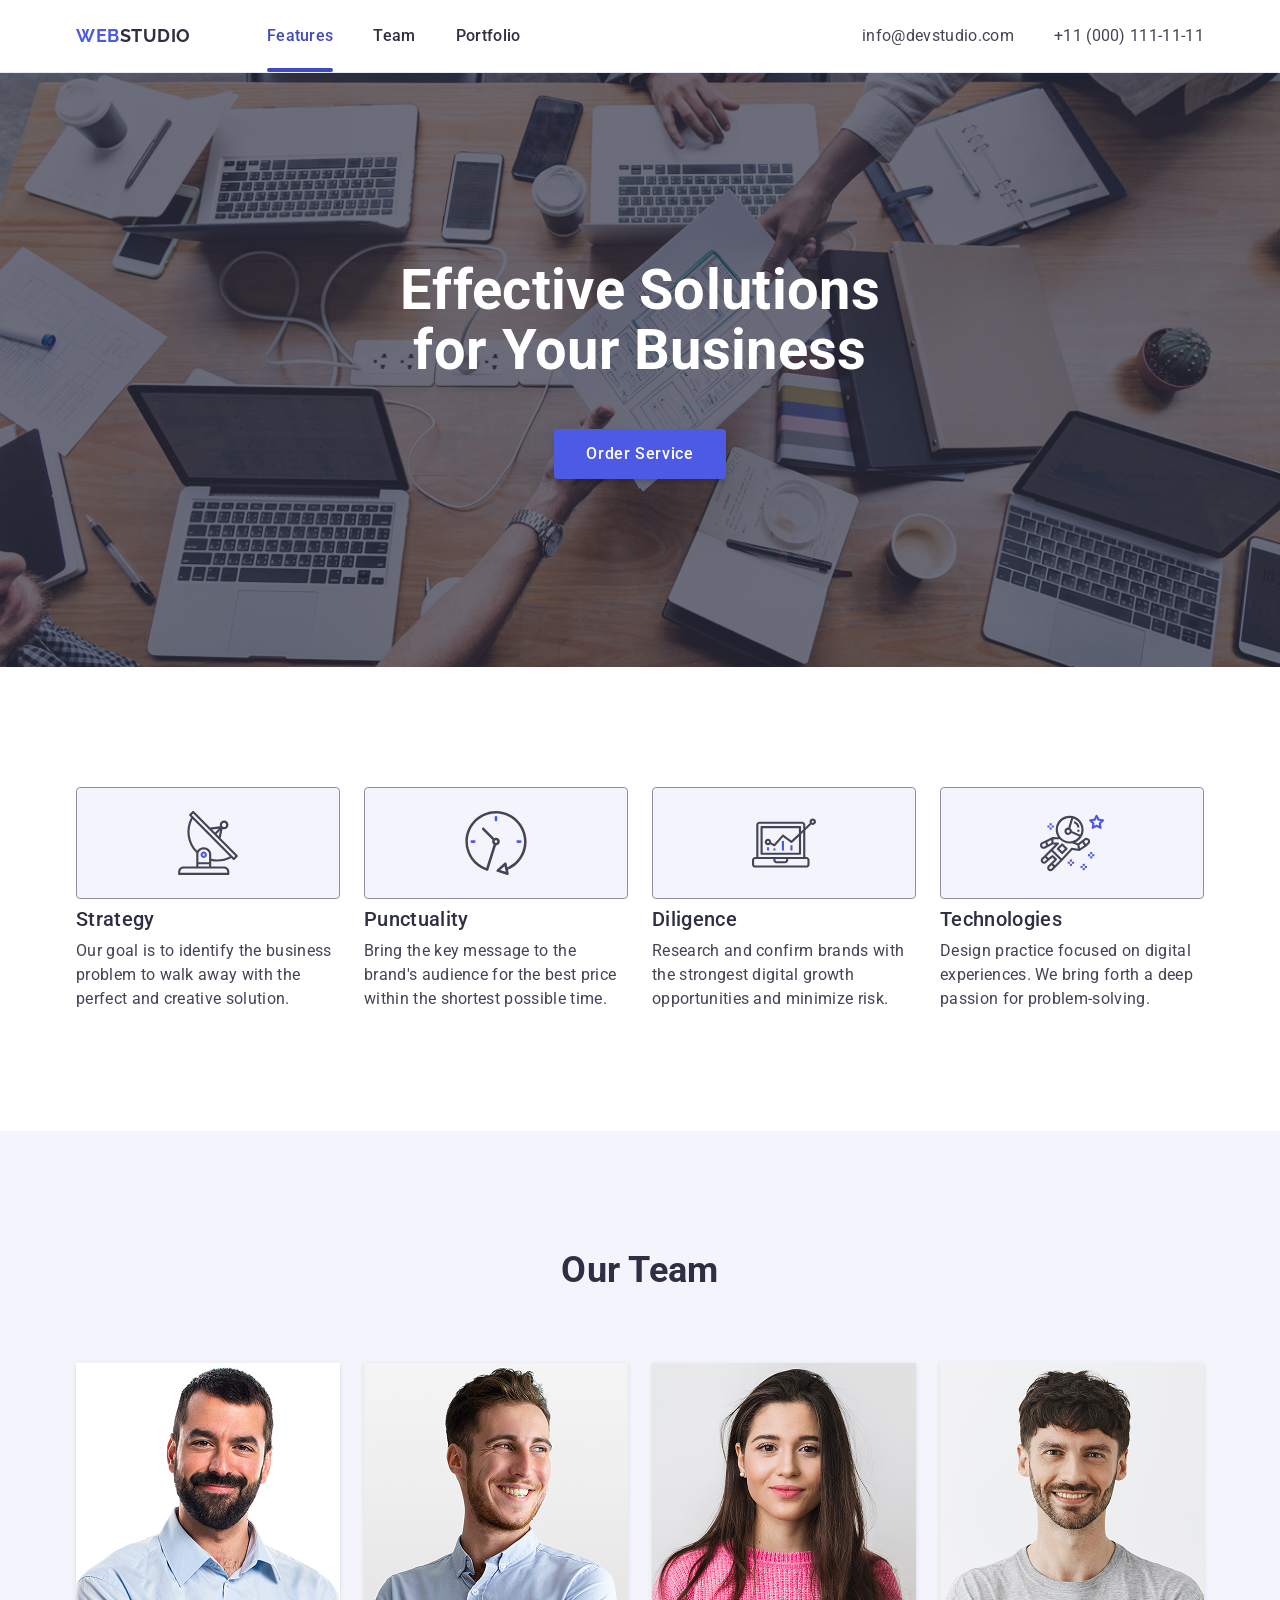
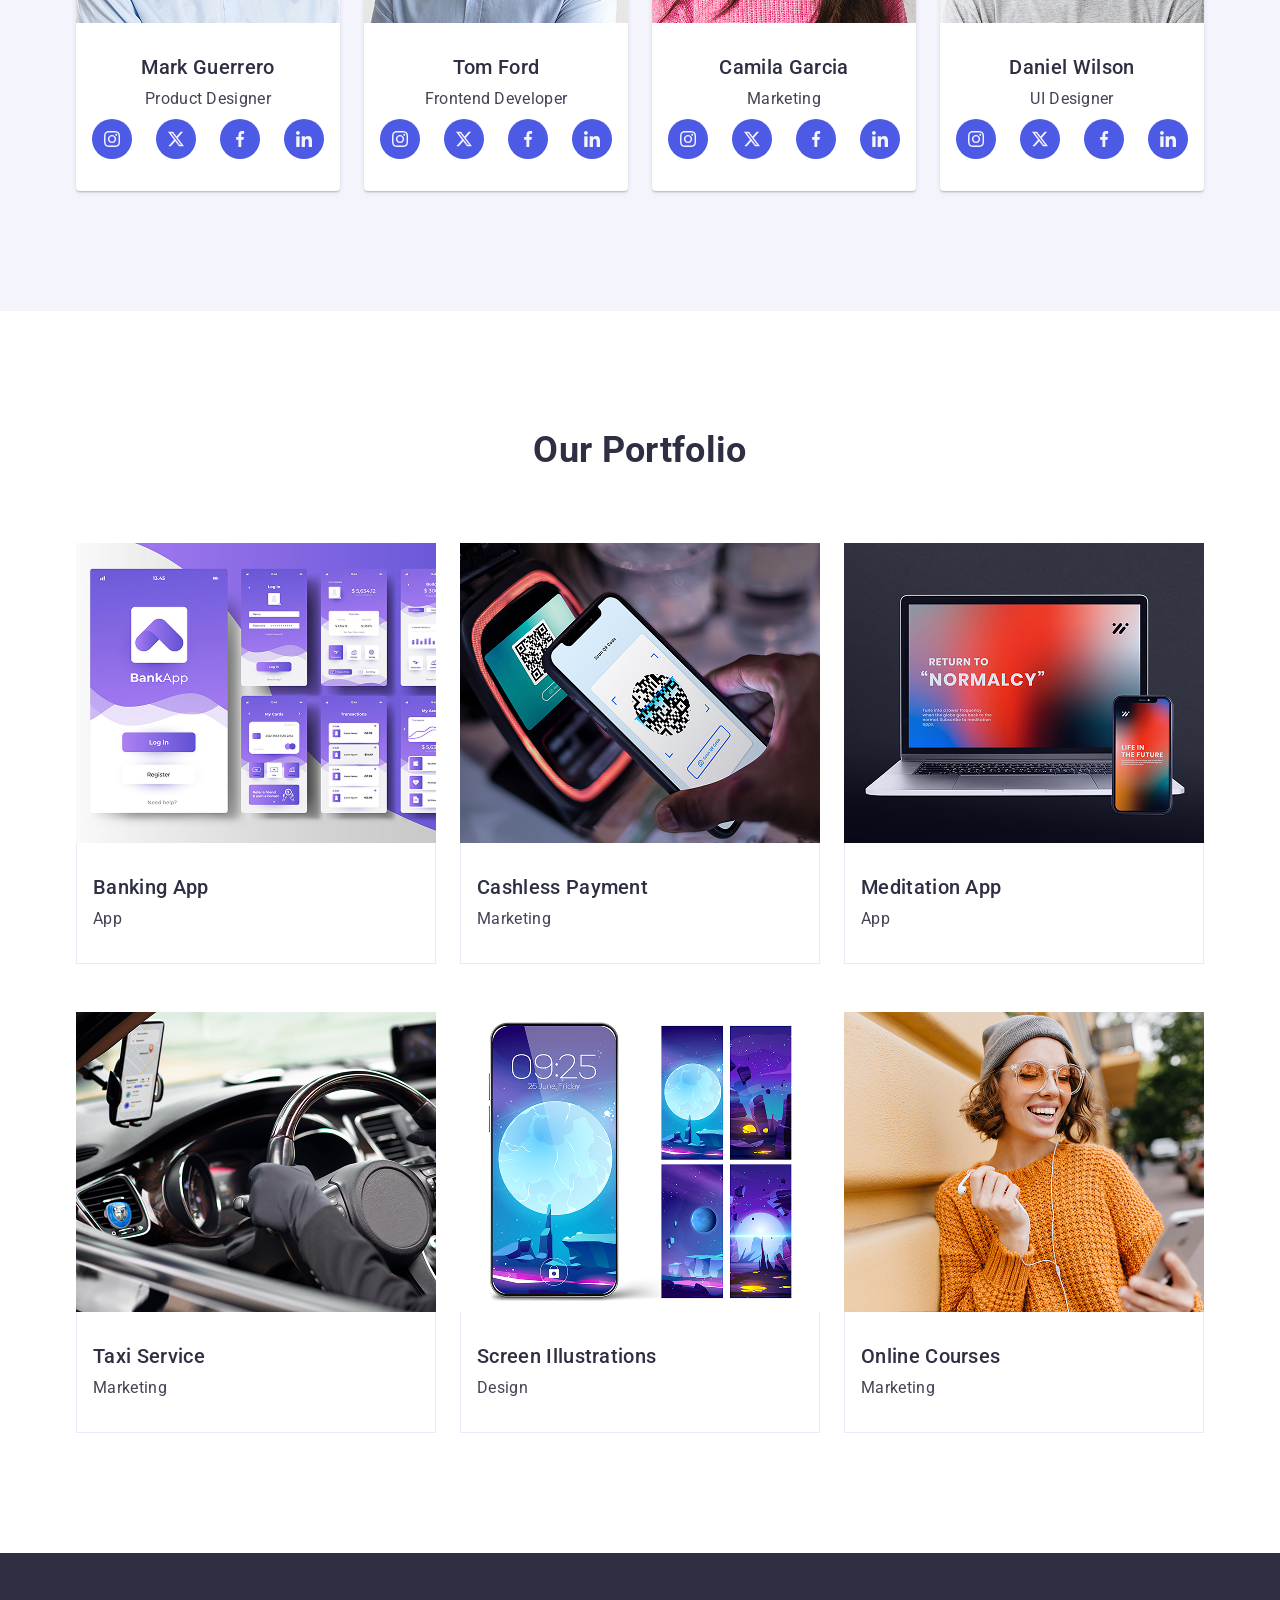
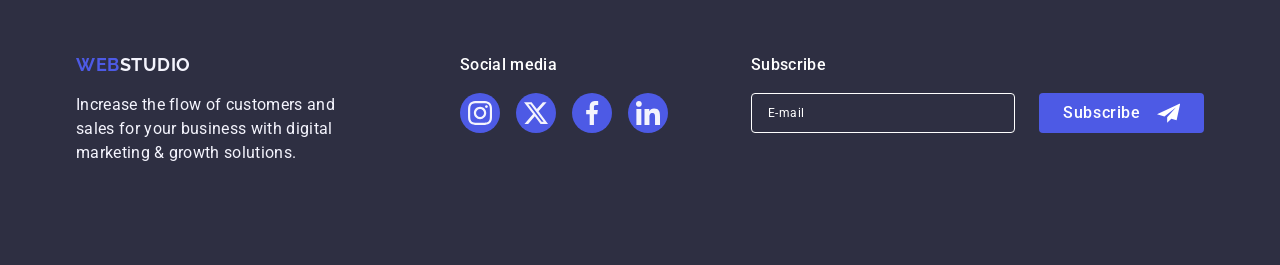
<file: index.html>
<!doctype html>
<html lang="en">
  <head>
    <meta charset="UTF-8" />
    <meta name="viewport" content="width=device-width, initial-scale=1.0" />
    <title>WebStudio</title>

    <link rel="preconnect" href="https://fonts.googleapis.com" />
    <link rel="preconnect" href="https://fonts.gstatic.com" crossorigin />
    <link
      href="https://fonts.googleapis.com/css2?family=Raleway:ital,wght@0,100..900;1,100..900&family=Roboto:ital,wdth,wght@0,75..100,100..900;1,75..100,100..900&display=swap"
      rel="stylesheet"
    />

    <link
      rel="stylesheet"
      href="https://cdnjs.cloudflare.com/ajax/libs/modern-normalize/3.0.1/modern-normalize.min.css"
      integrity="sha512-q6WgHqiHlKyOqslT/lgBgodhd03Wp4BEqKeW6nNtlOY4quzyG3VoQKFrieaCeSnuVseNKRGpGeDU3qPmabCANg=="
      crossorigin="anonymous"
      referrerpolicy="no-referrer"
    />

    <link rel="stylesheet" href="./css/main.css" />
  </head>
  <body>
    <header class="header" id="header">
      <div class="container">
        <a class="header-logo logo" href="./index.html"
          ><span class="accent-logo">Web</span>Studio</a
        >

        <nav class="menu">
          <ul class="menu-list">
            <li class="menu-item">
              <a class="menu-link current" href="#features">Features</a>
            </li>
            <li class="menu-item">
              <a class="menu-link" href="#team">Team</a>
            </li>
            <li class="menu-item">
              <a class="menu-link" href="#portfolio">Portfolio</a>
            </li>
          </ul>
        </nav>

        <address class="address">
          <ul class="address-list">
            <li class="address-item">
              <a class="address-link" href="mailto:info@devstudio.com"
                >info@devstudio.com</a
              >
            </li>
            <li class="address-item">
              <a class="address-link" href="tel:+110001111111"
                >+11 (000) 111-11-11</a
              >
            </li>
          </ul>
        </address>
      </div>
    </header>

    <main>
      <!-- Hero -->
      <section class="hero" id="hero">
        <div class="container">
          <h1 class="hero-title">Effective Solutions for Your Business</h1>
          <button class="global-button hero-button" type="button">
            Order Service
          </button>
        </div>
      </section>

      <!-- Our features -->
      <section class="section features" id="features">
        <div class="container">
          <h2 class="section-title features-title sr-only">Our features</h2>
          <ul class="features-list">
            <li class="features-item">
              <div class="features-wrapper">
                <svg class="features-icon" width="64" height="64">
                  <use href="./images/icons.svg#antena"></use>
                </svg>
              </div>
              <h3 class="features-category">Strategy</h3>
              <p class="features-desc">
                Our goal is to identify the business problem to walk away with
                the perfect and creative solution.
              </p>
            </li>
            <li class="features-item">
              <div class="features-wrapper">
                <svg class="features-icon" width="64" height="64">
                  <use href="./images/icons.svg#clock"></use>
                </svg>
              </div>
              <h3 class="features-category">Punctuality</h3>
              <p class="features-desc">
                Bring the key message to the brand's audience for the best price
                within the shortest possible time.
              </p>
            </li>
            <li class="features-item">
              <div class="features-wrapper">
                <svg class="features-icon" width="64" height="64">
                  <use href="./images/icons.svg#diagram"></use>
                </svg>
              </div>
              <h3 class="features-category">Diligence</h3>
              <p class="features-desc">
                Research and confirm brands with the strongest digital growth
                opportunities and minimize risk.
              </p>
            </li>
            <li class="features-item">
              <div class="features-wrapper">
                <svg class="features-icon" width="64" height="64">
                  <use href="./images/icons.svg#astronaut"></use>
                </svg>
              </div>
              <h3 class="features-category">Technologies</h3>
              <p class="features-desc">
                Design practice focused on digital experiences. We bring forth a
                deep passion for problem-solving.
              </p>
            </li>
          </ul>
        </div>
      </section>

      <!-- Our Team -->
      <section class="section team" id="team">
        <div class="container">
          <h2 class="section-title team-title">Our Team</h2>
          <ul class="team-list">
            <li class="team-item">
              <img
                class="team-img"
                src="./images/team-1.jpg"
                alt="Mark Guerrero"
                width="264"
              />
              <div class="team-content">
                <h3 class="team-name">Mark Guerrero</h3>
                <p class="team-position">Product Designer</p>
                <ul class="social-icons team-social">
                  <li class="team-social-item">
                    <a class="social-link team-social-link" href="#">
                      <svg
                        class="social-icon team-social-icon"
                        width="16"
                        height="16"
                      >
                        <use href="./images/icons.svg#instagram"></use>
                      </svg>
                    </a>
                  </li>

                  <li class="team-social-item">
                    <a class="social-link team-social-link" href="#">
                      <svg
                        class="social-icon team-social-icon"
                        width="16"
                        height="16"
                      >
                        <use href="./images/icons.svg#twitter"></use>
                      </svg>
                    </a>
                  </li>

                  <li class="team-social-item">
                    <a class="social-link team-social-link" href="#">
                      <svg
                        class="social-icon team-social-icon"
                        width="16"
                        height="16"
                      >
                        <use href="./images/icons.svg#facebook"></use>
                      </svg>
                    </a>
                  </li>

                  <li class="team-social-item">
                    <a class="social-link team-social-link" href="#">
                      <svg
                        class="social-icon team-social-icon"
                        width="16"
                        height="16"
                      >
                        <use href="./images/icons.svg#linkedin"></use>
                      </svg>
                    </a>
                  </li>
                </ul>
              </div>
            </li>
            <li class="team-item">
              <img
                class="team-img"
                src="./images/team-2.jpg"
                alt="Tom Ford"
                width="264"
              />
              <div class="team-content">
                <h3 class="team-name">Tom Ford</h3>
                <p class="team-position">Frontend Developer</p>
                <ul class="social-icons team-social">
                  <li class="team-social-item">
                    <a class="social-link team-social-link" href="#">
                      <svg
                        class="social-icon team-social-icon"
                        width="16"
                        height="16"
                      >
                        <use href="./images/icons.svg#instagram"></use>
                      </svg>
                    </a>
                  </li>

                  <li class="team-social-item">
                    <a class="social-link team-social-link" href="#">
                      <svg
                        class="social-icon team-social-icon"
                        width="16"
                        height="16"
                      >
                        <use href="./images/icons.svg#twitter"></use>
                      </svg>
                    </a>
                  </li>

                  <li class="team-social-item">
                    <a class="social-link team-social-link" href="#">
                      <svg
                        class="social-icon team-social-icon"
                        width="16"
                        height="16"
                      >
                        <use href="./images/icons.svg#facebook"></use>
                      </svg>
                    </a>
                  </li>

                  <li class="team-social-item">
                    <a class="social-link team-social-link" href="#">
                      <svg
                        class="social-icon team-social-icon"
                        width="16"
                        height="16"
                      >
                        <use href="./images/icons.svg#linkedin"></use>
                      </svg>
                    </a>
                  </li>
                </ul>
              </div>
            </li>
            <li class="team-item">
              <img
                class="team-img"
                src="./images/team-3.jpg"
                alt="Camila Garcia"
                width="264"
              />
              <div class="team-content">
                <h3 class="team-name">Camila Garcia</h3>
                <p class="team-position">Marketing</p>
                <ul class="social-icons team-social">
                  <li class="team-social-item">
                    <a class="social-link team-social-link" href="#">
                      <svg
                        class="social-icon team-social-icon"
                        width="16"
                        height="16"
                      >
                        <use href="./images/icons.svg#instagram"></use>
                      </svg>
                    </a>
                  </li>

                  <li class="team-social-item">
                    <a class="social-link team-social-link" href="#">
                      <svg
                        class="social-icon team-social-icon"
                        width="16"
                        height="16"
                      >
                        <use href="./images/icons.svg#twitter"></use>
                      </svg>
                    </a>
                  </li>

                  <li class="team-social-item">
                    <a class="social-link team-social-link" href="#">
                      <svg
                        class="social-icon team-social-icon"
                        width="16"
                        height="16"
                      >
                        <use href="./images/icons.svg#facebook"></use>
                      </svg>
                    </a>
                  </li>

                  <li class="team-social-item">
                    <a class="social-link team-social-link" href="#">
                      <svg
                        class="social-icon team-social-icon"
                        width="16"
                        height="16"
                      >
                        <use href="./images/icons.svg#linkedin"></use>
                      </svg>
                    </a>
                  </li>
                </ul>
              </div>
            </li>
            <li class="team-item">
              <img
                class="team-img"
                src="./images/team-4.jpg"
                alt="Daniel Wilson"
                width="264"
              />
              <div class="team-content">
                <h3 class="team-name">Daniel Wilson</h3>
                <p class="team-position">UI Designer</p>
                <ul class="social-icons team-social">
                  <li class="team-social-item">
                    <a class="social-link team-social-link" href="#">
                      <svg
                        class="social-icon team-social-icon"
                        width="16"
                        height="16"
                      >
                        <use href="./images/icons.svg#instagram"></use>
                      </svg>
                    </a>
                  </li>

                  <li class="team-social-item">
                    <a class="social-link team-social-link" href="#">
                      <svg
                        class="social-icon team-social-icon"
                        width="16"
                        height="16"
                      >
                        <use href="./images/icons.svg#twitter"></use>
                      </svg>
                    </a>
                  </li>

                  <li class="team-social-item">
                    <a class="social-link team-social-link" href="#">
                      <svg
                        class="social-icon team-social-icon"
                        width="16"
                        height="16"
                      >
                        <use href="./images/icons.svg#facebook"></use>
                      </svg>
                    </a>
                  </li>

                  <li class="team-social-item">
                    <a class="social-link team-social-link" href="#">
                      <svg
                        class="social-icon team-social-icon"
                        width="16"
                        height="16"
                      >
                        <use href="./images/icons.svg#linkedin"></use>
                      </svg>
                    </a>
                  </li>
                </ul>
              </div>
            </li>
          </ul>
        </div>
      </section>

      <!-- Our Portfolio -->
      <section class="section portfolio" id="portfolio">
        <div class="container">
          <h2 class="section-title portfolio-title">Our Portfolio</h2>

          <ul class="portfolio-list">
            <li class="portfolio-item">
              <div class="portfolio-card">
                <div class="overlay">
                  <p class="overlay-text">
                    14 Stylish and User-Friendly App Design Concepts · Task
                    Manager App · Calorie Tracker App · Exotic Fruit Ecommerce
                    App · Cloud Storage App
                  </p>
                </div>
                <img
                  class="portfolio-img"
                  src="./images/portfolio-1.jpg"
                  alt="Design of banking applications"
                  width="360"
                  height="300"
                />
              </div>
              <div class="portfolio-content">
                <h3 class="portfolio-examples">Banking App</h3>
                <p class="portfolio-text">App</p>
              </div>
            </li>

            <li class="portfolio-item">
              <div class="portfolio-card">
                <div class="overlay">
                  <p class="overlay-text">
                    14 Stylish and User-Friendly App Design Concepts · Task
                    Manager App · Calorie Tracker App · Exotic Fruit Ecommerce
                    App · Cloud Storage App
                  </p>
                </div>
                <img
                  class="portfolio-img"
                  src="./images/portfolio-2.jpg"
                  alt="Scanning the QR-code from the terminal with your phone"
                  width="360"
                  height="300"
                />
              </div>
              <div class="portfolio-content">
                <h3 class="portfolio-examples">Cashless Payment</h3>
                <p class="portfolio-text">Marketing</p>
              </div>
            </li>

            <li class="portfolio-item">
              <div class="portfolio-card">
                <div class="overlay">
                  <p class="overlay-text">
                    14 Stylish and User-Friendly App Design Concepts · Task
                    Manager App · Calorie Tracker App · Exotic Fruit Ecommerce
                    App · Cloud Storage App
                  </p>
                </div>
                <img
                  class="portfolio-img"
                  src="./images/portfolio-3.jpg"
                  alt="The launch screen of the meditation app on a laptop and a smartphone"
                  width="360"
                  height="300"
                />
              </div>
              <div class="portfolio-content">
                <h3 class="portfolio-examples">Meditation App</h3>
                <p class="portfolio-text">App</p>
              </div>
            </li>

            <li class="portfolio-item">
              <div class="portfolio-card">
                <div class="overlay">
                  <p class="overlay-text">
                    14 Stylish and User-Friendly App Design Concepts · Task
                    Manager App · Calorie Tracker App · Exotic Fruit Ecommerce
                    App · Cloud Storage App
                  </p>
                </div>
                <img
                  class="portfolio-img"
                  src="./images/portfolio-4.jpg"
                  alt="a car interior with a taxi driver app enabled"
                  width="360"
                  height="300"
                />
              </div>
              <div class="portfolio-content">
                <h3 class="portfolio-examples">Taxi Service</h3>
                <p class="portfolio-text">Marketing</p>
              </div>
            </li>

            <li class="portfolio-item">
              <div class="portfolio-card">
                <div class="overlay">
                  <p class="overlay-text">
                    14 Stylish and User-Friendly App Design Concepts · Task
                    Manager App · Calorie Tracker App · Exotic Fruit Ecommerce
                    App · Cloud Storage App
                  </p>
                </div>
                <img
                  class="portfolio-img"
                  src="./images/portfolio-5.jpg"
                  alt="Illustrations of the application on a smartphone screen"
                  width="360"
                  height="300"
                />
              </div>
              <div class="portfolio-content">
                <h3 class="portfolio-examples">Screen Illustrations</h3>
                <p class="portfolio-text">Design</p>
              </div>
            </li>

            <li class="portfolio-item">
              <div class="portfolio-card">
                <div class="overlay">
                  <p class="overlay-text">
                    14 Stylish and User-Friendly App Design Concepts · Task
                    Manager App · Calorie Tracker App · Exotic Fruit Ecommerce
                    App · Cloud Storage App
                  </p>
                </div>
                <img
                  class="portfolio-img"
                  src="./images/portfolio-6.jpg"
                  alt="A girl with headphones and a smartphone listens to a lesson"
                  width="360"
                  height="300"
                />
              </div>
              <div class="portfolio-content">
                <h3 class="portfolio-examples">Online Courses</h3>
                <p class="portfolio-text">Marketing</p>
              </div>
            </li>
          </ul>
        </div>
      </section>
    </main>

    <footer class="footer" id="footer">
      <div class="container footer-container">
        <div class="container-logo">
          <a class="footer-logo logo" href="./index.html">
            <span class="accent-logo">Web</span>Studio
          </a>
          <p class="footer-desc">
            Increase the flow of customers and sales for your business with
            digital marketing & growth solutions.
          </p>
        </div>

        <div class="container-social">
          <p class="social-tittle">Social media</p>
          <ul class="social-icons footer-social">
            <li class="footer-social-item">
              <a class="social-link footer-social-link" href="#">
                <svg
                  class="social-icon footer-social-icon"
                  width="24"
                  height="24"
                >
                  <use href="./images/icons.svg#instagram"></use>
                </svg>
              </a>
            </li>

            <li class="footer-social-item">
              <a class="social-link footer-social-link" href="#">
                <svg
                  class="social-icon footer-social-icon"
                  width="24"
                  height="24"
                >
                  <use href="./images/icons.svg#twitter"></use>
                </svg>
              </a>
            </li>

            <li class="footer-social-item">
              <a class="social-link footer-social-link" href="#">
                <svg
                  class="social-icon footer-social-icon"
                  width="24"
                  height="24"
                >
                  <use href="./images/icons.svg#facebook"></use>
                </svg>
              </a>
            </li>

            <li class="footer-social-item">
              <a class="social-link footer-social-link" href="#">
                <svg
                  class="social-icon footer-social-icon"
                  width="24"
                  height="24"
                >
                  <use href="./images/icons.svg#linkedin"></use>
                </svg>
              </a>
            </li>
          </ul>
        </div>

        <div class="container-form">
          <p class="subscribe-tittle">Subscribe</p>
          <form class="footer-form" name="subscription">
            <input
              class="footer-form-input"
              type="email"
              name="subscription"
              placeholder="E-mail"
            />
            <button class="subscribe-button" type="submit">
              Subscribe
              <svg class="subscribe-icon-send" width="24" height="24">
                <use href="./images/icons.svg#send"></use>
              </svg>
            </button>
          </form>
        </div>
      </div>
    </footer>

    <!-- Modal window -->
    <div class="backdrop" id="modal">
      <div class="modal">
        <button
          class="modal-button-close"
          type="button"
          aria-label="close-modal-button"
        >
          <svg class="modal-icon-close" width="8" height="8">
            <use href="./images/icons.svg#close"></use>
          </svg>
        </button>
        <p class="modal-caption">
          Leave your contacts and we will call you back
        </p>

        <form class="modal-form" name="review_form">
          <div class="field">
            <div class="text-field">
              <div class="modal-form-field">
                <label class="modal-form-label" for="user_name">Name</label>
                <div class="modal-form-wrapper">
                  <input
                    class="modal-form-input"
                    type="text"
                    id="user_name"
                    name="user_name"
                    required
                    minlength="2"
                    pattern="^[a-zA-Z]+\s[a-zA-Z]+$"
                    title="Ім'я повинно бути з двох слів"
                  />
                  <svg class="modal-form-icon" width="18" height="24">
                    <use href="./images/icons.svg#person"></use>
                  </svg>
                </div>
              </div>

              <div class="modal-form-field">
                <label class="modal-form-label" for="user_phone">Phone</label>
                <div class="modal-form-wrapper">
                  <input
                    class="modal-form-input"
                    type="tel"
                    id="user_phone"
                    name="user_phone"
                    required
                  />
                  <svg class="modal-form-icon" width="18" height="24">
                    <use href="./images/icons.svg#phone"></use>
                  </svg>
                </div>
              </div>

              <div class="modal-form-field">
                <label class="modal-form-label" for="user_email">Email</label>
                <div class="modal-form-wrapper">
                  <input
                    class="modal-form-input"
                    type="email"
                    id="user_email"
                    name="user_email"
                    required
                  />
                  <svg class="modal-form-icon" width="18" height="24">
                    <use href="./images/icons.svg#email"></use>
                  </svg>
                </div>
              </div>

              <div class="modal-form-field">
                <label class="modal-form-label" for="user_comment"
                  >Comment</label
                >
                <textarea
                  class="modal-form-comment"
                  cols="4"
                  id="user_comment"
                  name="user_comment"
                  placeholder="Enter text"
                ></textarea>
              </div>
            </div>

            <div class="modal-form-agreement">
              <input
                class="checkbox sr-only"
                type="checkbox"
                name="user_policy"
                id="user_policy"
                required
              />
              <label class="modal-form-policy" for="user_policy">
                <span class="modal-form-checkbox">
                  <svg class="modal-form-check-icon" width="10" height="8">
                    <use href="./images/icons.svg#check"></use>
                  </svg>
                </span>
                <span>
                  I accept the terms and conditions of the
                  <a
                    class="modal-form-link-policy"
                    href="#"
                    target="_blank"
                    rel="noopener noreferrer"
                    >Privacy Policy
                  </a>
                </span>
              </label>
            </div>
          </div>

          <button class="global-button modal-send-button" type="submit">
            Send
          </button>
        </form>
      </div>
    </div>
  </body>
</html>
</file>
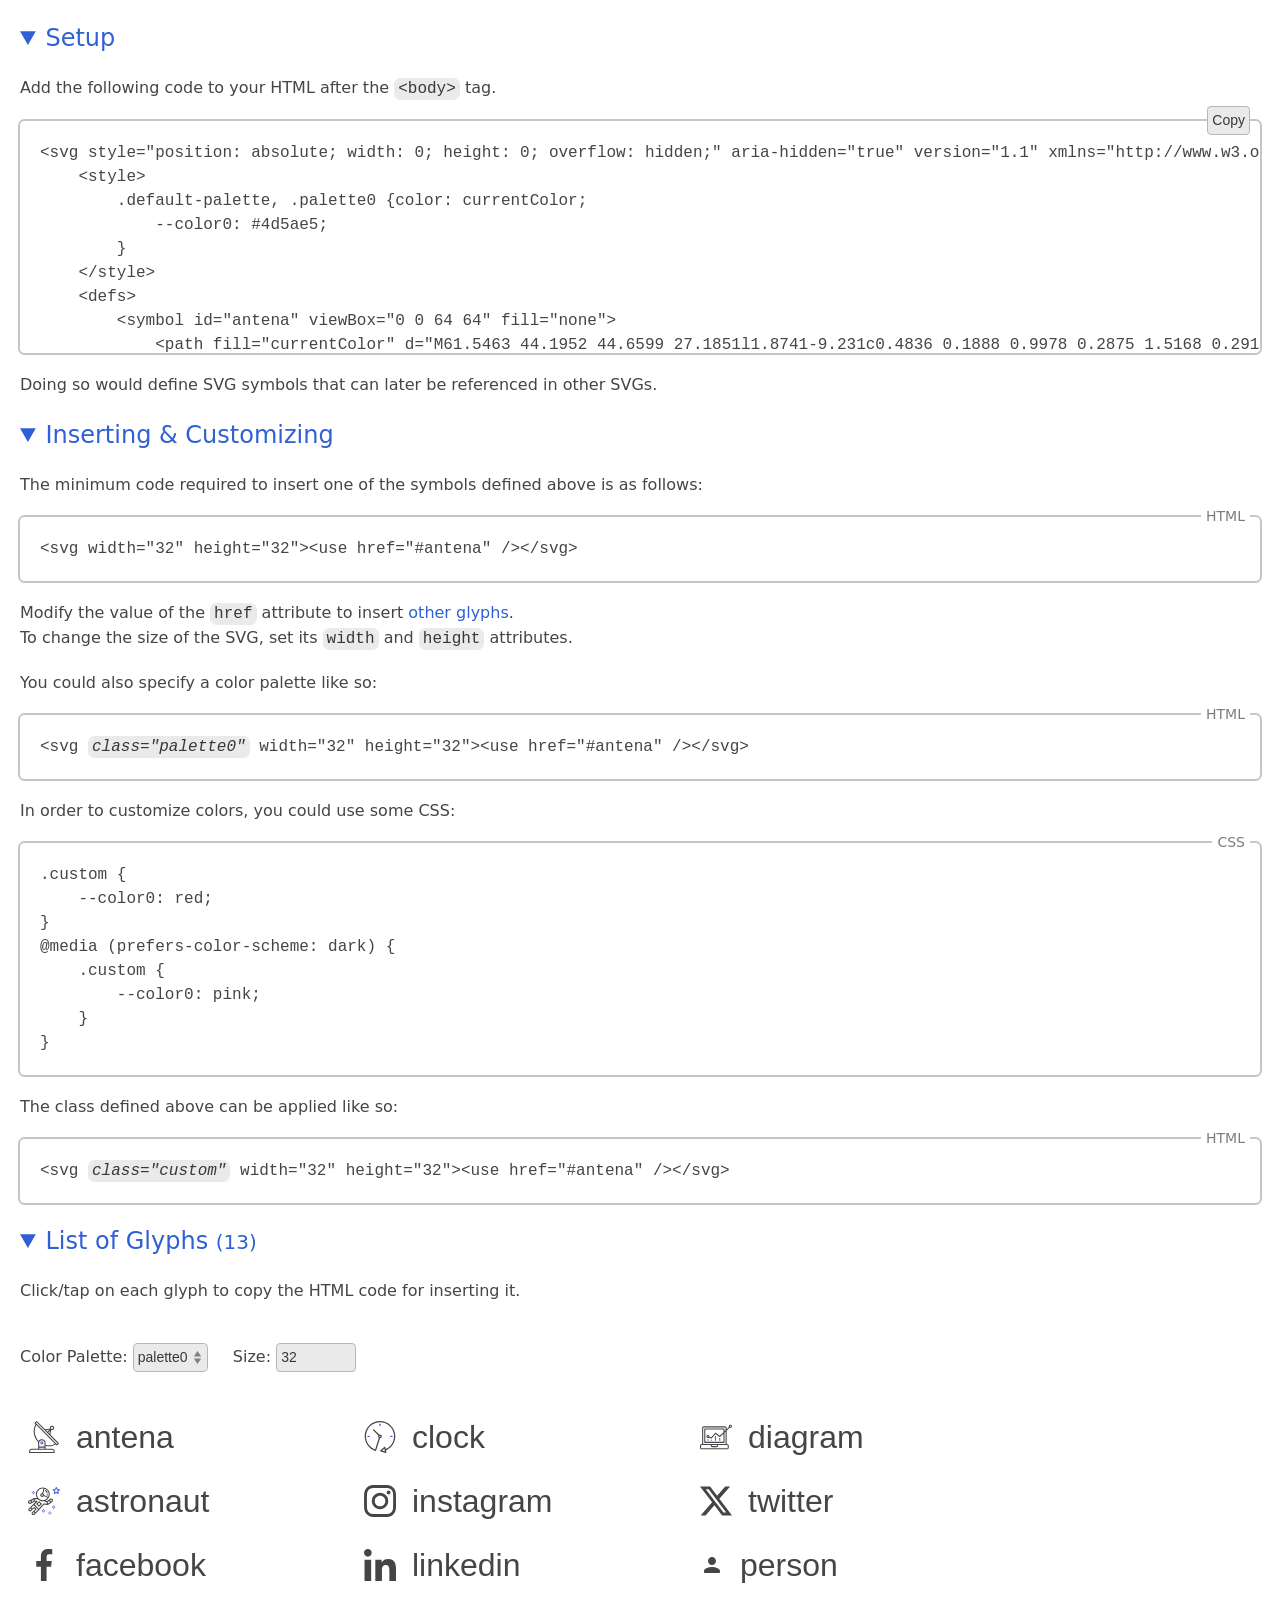
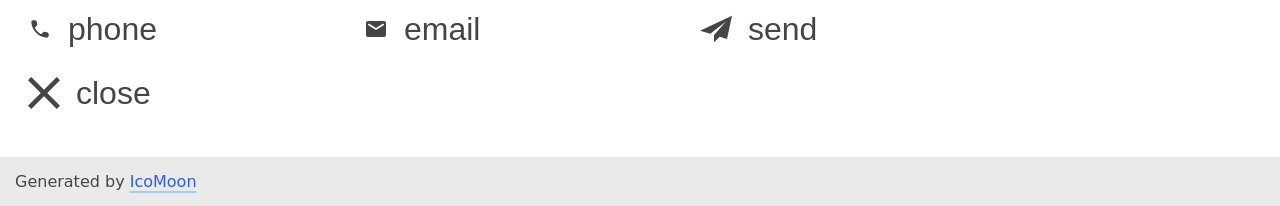
<file: images/demo.html>
<!doctype html>
<html lang="en">
<head>
    <title>SVG symbol defs | Demo &amp; Reference</title>
    <meta charset="utf-8">
    <meta name="viewport" content="width=device-width, initial-scale=1">
    <meta name="description" content="">
    <!-- The following CSS is not required for using generated glyphs. -->
    <style>::selection{color:var(--off7);background:var(--blue2)}a{color:var(--blue0);text-decoration:none}a:active{color:var(--off7)}@media (hover){a:hover{color:var(--off7)}}.decoratedLinks a{text-decoration:underline;text-decoration-thickness:2px;text-decoration-skip-ink:none;text-decoration-color:var(--color, var(--blue2));text-underline-offset:4px;transition:text-decoration .3s,text-decoration-color .5s,text-underline-offset .3s,color .2s}.decoratedLinks a:hover{--color: var(--off5);text-underline-offset:6px}.decoratedLinks ._noLine,.undecoratedLinks a{text-decoration:none}.decoratedLinks a:focus-visible{text-decoration:none}@keyframes focusRingAnimation{0%{outline-width:4px}}:root,:root.light{color-scheme:light;background:var(--on2);color:var(--fg);font-family:ui-sans-serif,system-ui,-apple-system,sans-serif;font-size:16px;line-height:1.5;--bg: #eaeaea;--fg: #454545;--red-rgb: 215, 0, 21;--red: rgb(var(--red-rgb));--orange: rgb(242, 141, 0);--green: #00a100;--focus: rgba(0, 195, 255, .8);--blue0: #3060d5;--blue2: #a2ccf2;--on2: #fff;--off4: rgba(0, 0, 0, .2254);--off5: rgba(0, 0, 0, .5127);--off6: rgba(0, 0, 0, .7659);--off7: #000}@media (prefers-color-scheme: dark){:root{color-scheme:dark;--bg: #242424;--fg: #bababa;--red-rgb: 255, 105, 97;--red: rgb(var(--red-rgb));--orange: rgb(255, 159, 10);--green: #5eba6e;--focus: rgba(0, 137, 179, .8);--blue0: #8abbef;--blue2: #3e6486;--on2: #000;--off4: rgba(255, 255, 255, .1649);--off5: rgba(255, 255, 255, .4257);--off6: rgba(255, 255, 255, .8142);--off7: #fff}}:root.dark{color-scheme:dark;--bg: #242424;--fg: #bababa;--red-rgb: 255, 105, 97;--red: rgb(var(--red-rgb));--orange: rgb(255, 159, 10);--green: #5eba6e;--focus: rgba(0, 137, 179, .8);--blue0: #8abbef;--blue2: #3e6486;--on2: #000;--off4: rgba(255, 255, 255, .1649);--off5: rgba(255, 255, 255, .4257);--off6: rgba(255, 255, 255, .8142);--off7: #fff}.mvn{margin-bottom:0;margin-top:0}.rltv{position:relative}.monospace,code,pre{font-family:ui-monospace,SFMono-Regular,SF Mono,Menlo,Consolas,Liberation Mono,monospace}body{margin:0;min-height:calc(100vh - 20px);padding-top:20px}details,section{padding:0 20px}details{margin-bottom:20px}details[open]{margin-bottom:0}summary{color:var(--blue0);cursor:default;font-size:1.5em;width:fit-content}summary:hover,summary:active{color:var(--off7)}h1,summary{font-weight:500}h1,strong,code,em{color:var(--off6)}code,em{background:var(--bg);box-shadow:0 0 0 2px var(--bg);margin:0 2px;padding:0 2px}footer{background:var(--bg);line-height:19px;margin-top:20px;padding:15px;position:sticky;top:100%}p{max-width:76ch}p,pre{margin-bottom:20px;margin-top:20px}ul{list-style-position:inside;margin:20px 0;padding:20px}.br0,a,button,code,em,input,pre,select,summary,textarea,ul{border-radius:4.5px}input,select,.copy{box-shadow:inset 0 0 0 1px var(--off4);background-color:var(--bg);border:0;color:var(--off6);font-size:14px;line-height:19px;margin:0;padding:5px}input:hover,input:active,select:hover,select:active,.copy:hover,.copy:active{color:var(--off7);box-shadow:inset 0 0 0 1px var(--off5)}input:focus,select:focus,.copy:focus{box-shadow:none}select{appearance:none;background-image:url([data-uri]);background-position:right center;background-repeat:no-repeat;background-size:1.5em 50%;padding-right:20px}label{display:inline-block;margin:20px 20px 0 0}:focus-visible{outline:3px solid;outline-color:var(--focus);box-shadow:none}:focus-visible:not(:invalid){animation:focusRingAnimation .2s}pre{box-shadow:0 0 0 2px var(--off4);overflow:scroll;padding:20px;position:relative}textarea{background:none;border:0;box-shadow:0 0 0 2px var(--off4);color:var(--fg);display:block;font-size:1rem;margin:10px 0;min-height:1.5em;padding:5px;resize:vertical;width:calc(100% - 10px)}[data-lang]{position:relative}[data-lang]:after{background:var(--on2);border-radius:4.5px;color:var(--off5);content:attr(data-lang);font-size:14px;line-height:1;padding:2px 5px;position:absolute;right:10px;top:-.7em}.copy{position:absolute;right:10px;top:-15px}.copy:disabled{background:var(--on2);box-shadow:inset 0 0 0 1px var(--green);color:var(--green);font-weight:600}
._demo_glyphs {
    background: var(--background, transparent);
    display: flex;
    flex-wrap: wrap;
    margin: 20px -20px 0;
    padding: 5px 20px 20px;
}

@media (prefers-color-scheme: dark) {
    :root.light ._demo_glyphs {
        background: var(--background, #000);
        color: #bababa;
        --on2: #000;
        --off4: currentColor;
        --green: #5eba6e;
    }
}
@media (prefers-color-scheme: light) {
    :root.light ._demo_glyphs {
        background: var(--background, #fff);
        color: #454545;
        --on2: #fff;
        --off4: currentColor;
        --green: #00a100;
    }
}

._demo_glyph {
    background: none;
    border: none;
    color: var(--color);
    font-family: sans-serif !important;
    font-size: var(--glyph-size);
    line-height: 1;
    margin: 1rem 1rem 0 0;
    overflow: hidden;
    padding: 0.5rem;
    padding: max(0.5rem, 0.15625em);
    text-align: left;
    text-overflow: ellipsis;
    white-space: nowrap;
    width: 10em;
    width: max(10em, 15rem);
}
._demo_glyph span {
    pointer-events: none;
}
.centered {
    display: flex;
    align-items: center;
}
.glyphTitle {
    overflow: hidden;
    text-overflow: ellipsis;
    line-height: 1.25;
}
button._demo_glyph:hover {
    box-shadow: 0 0 0 2px var(--color, var(--off4));
}
button._demo_glyph:active {
    box-shadow: 0 0 0 2px var(--color, var(--fg));
}
button._demo_glyph._demo_copied {
    box-shadow: 0 0 0 2px var(--green);
}
._demo_copied {
    position: relative;
}
._demo_copied::before {
    content: "";
}
._demo_copied::after {
    align-items: center;
    background: linear-gradient(to left, var(--background, var(--on2)) 8ch, transparent);
    color: var(--color, var(--green));
    content: "✓ Copied";
    display: flex;
    font-family: ui-sans-serif,system-ui,-apple-system,sans-serif !important;
    font-size: max(1rem, 0.5em);
    height: 100%;
    justify-content: right;
    line-height: 1;
    padding-right: 0.5em;
    position: absolute;
    right: 0;
    top: 0;
    width: 50%;
}
#_demo_defs-wrapper {position: relative;} #_demo_setup {max-height: 8lh;} #_demo_size {width: 5em;} ._demo_glyph svg {flex-shrink: 0; margin-right: 1rem; pointer-events: none;} body {--glyph-size: 32px;}</style>
</head>
<body>
<svg style="position: absolute; width: 0; height: 0; overflow: hidden;" aria-hidden="true" version="1.1" xmlns="http://www.w3.org/2000/svg" xmlns:xlink="http://www.w3.org/1999/xlink">
    <style>
        .default-palette, .palette0 {color: currentColor;
            --color0: #4d5ae5;
        }
    </style>
    <defs>
        <symbol id="antena" viewBox="0 0 64 64" fill="none">
            <path fill="currentColor" d="M61.5463 44.1952 44.6599 27.1851l1.8741-9.231c0.4836 0.1888 0.9978 0.2875 1.5168 0.2912h0.0128c2.3846 0.0282 4.3404-1.882 4.3687-4.2665s-1.882-4.3404-4.2665-4.3687c-2.3846-0.0281-4.3404 1.882-4.3687 4.2666-6e-3 0.5102 0.0784 1.0174 0.2495 1.4982l-9.92 1.2107L17.9452 0.32C17.7467 0.1175 17.4757 23e-4 17.1921 0c-0.28 15e-4-0.5481 0.1129-0.7466 0.3104l-3.0251 3.008c-0.4164 0.4165-0.4164 1.0917 0 1.5083l1.6277 1.6512c-6.3061 11.5958-4.2578 25.9556 5.039 35.3258 0.0853 0.0816 0.1842 0.1476 0.2922 0.1952-0.0672 0.361-0.1022 0.7272-0.1045 1.0944v12.3734h-12.8C4.5308 55.4701 2.145 57.856 2.1415 60.8l0 2.1333C2.1415 63.5224 2.6191 64 3.2082 64h49.0666c0.5891 0 1.0667-0.4776 1.0667-1.0667V60.8c-35e-4-2.944-2.3893-5.3299-5.3333-5.3333h-12.8v-5.4838c2.0052 0.4206 4.0482 0.635 6.097 0.64 4.9163-53e-4 9.7543-1.2309 14.08-3.5669l1.6363 1.6459c0.1985 0.2025 0.4695 0.3177 0.7531 0.32 0.28-15e-4 0.5481-0.113 0.7466-0.3104l3.0251-3.008c0.4164-0.4166 0.4164-1.0918 0-1.5083zM46.5596 12.4661c0.8354-0.8309 2.1862-0.8272 3.017 82e-4 0.8309 0.8353 0.8272 2.1861-82e-4 3.0169-0.3998 0.3977-0.9409 0.6209-1.5049 0.6208h-64e-4c-1.1781-61e-4-2.1284-0.9661-2.1223-2.1444 3e-3-0.564 0.2291-1.1037 0.629-1.5015zM44.0487 19.4752l-1.1968 5.8912-2.351-2.3648zM42.837 17.6715l-3.84 3.8176-2.9707-2.9867zM48.0082 57.6c1.7673 0 3.2 1.4327 3.2 3.2v1.0667H4.2748l0-1.0667c0-1.7673 1.4327-3.2 3.2-3.2zM33.0748 53.3333v2.1334H22.4081v-2.1334zM22.4081 51.2v-8.1067c0-2.5877 2.3926-4.6933 5.3334-4.6933s5.3333 2.1056 5.3333 4.6933V51.2zM35.2082 47.808v-4.7147c0-3.7642-3.3494-6.8266-7.4667-6.8266-2.6622-0.0408-5.1515 1.3142-6.5622 3.5722-8.1154-8.5476-9.9429-21.2904-4.5572-31.7742l37.2037 37.4169c-5.7448 2.9224-12.3303 3.7452-18.6176 2.3264zM57.7863 46.4405 17.1815 5.5915 15.6721 4.0789l1.5094-1.504 15.8698 15.9595c75e-4 0 0.0118 0.0139 0.0193 0.0192l26.2293 26.3829z" />
            <path fill="var(--color0, #4d5ae5)" d="M27.7511 40.5333h-96e-4c-1.7673-26e-4-3.2021 1.4279-3.2048 3.1952-27e-4 1.7674 1.4279 3.2022 3.1952 3.2048h96e-4c1.7673 27e-4 3.2021-1.4278 3.2048-3.1952 26e-4-1.7673-1.4279-3.2021-3.1952-3.2048zM28.4978 44.4896c-0.2008 0.1997-0.473 0.3115-0.7563 0.3104-0.5891-31e-4-1.0641-0.4831-1.0611-1.0721 15e-4-0.282 0.1146-0.5519 0.3144-0.7508 0.1986-0.1975 0.4667-0.309 0.7467-0.3104 0.5891 3e-3 1.0641 0.483 1.0611 1.0721-15e-4 0.282-0.1146 0.5519-0.3144 0.7508z" />
        </symbol>
        <symbol id="clock" viewBox="0 0 64 64" fill="var(--color0, #4d5ae5)">
            <path fill="currentColor" d="M62.5933 30.6025C62.5899 13.6978 48.8828-34e-4 31.9776 0 15.0728 34e-4 1.3716 13.7109 1.375 30.6157c3e-3 13.3159 8.6138 25.1021 21.2989 29.1524 0.121 0.0381 0.247 0.0576 0.3735 0.0571 0.2412-5e-4 0.4775-0.0649 0.685-0.1875 0.2701-0.1597 0.4717-0.4136 0.5665-0.7129l7.7299-24.5c2.1133-0.0107 3.8174-1.7329 3.8062-3.8457-0.0108-2.1133-1.7324-3.8174-3.8457-3.8066-0.5684 24e-4-1.1294 0.1333-1.6402 0.3828L20.1372 16.9419c-0.5068-0.4893-1.3139-0.4751-1.8032 0.0312-0.4775 0.4947-0.4775 1.2779 0 1.7725l10.2066 10.2183c-0.7832 1.5986-0.3355 3.5283 1.0727 4.6181l-7.3652 23.3457C7.6924 51.5659 0.2393 35.4199 5.6011 20.8643 10.9629 6.3086 27.1089-1.1445 41.6646 4.2173c14.5556 5.3618 22.0088 21.5083 16.647 36.0635-2.6197 7.1113-8.002 12.8623-14.9244 15.9467l-0.7959-3.7485c-0.1455-0.689-0.8227-1.1294-1.5117-0.9834-0.2173 0.0464-0.4189 0.1485-0.5849 0.2964l-7.6739 6.8511c-0.5263 0.4682-0.5732 1.2744-0.1045 1.8008 0.1524 0.1709 0.3477 0.2978 0.5664 0.3676l9.7974 3.127c0.6704 0.2153 1.3887-0.1533 1.604-0.8242 0.0684-0.2119 0.0796-0.4375 0.0337-0.6553l-0.7822-3.6782c11.3286-4.7759 18.6841-15.8843 18.6577-28.1783zM31.9844 29.3272c0.7041 0 1.2754 0.5712 1.2754 1.2753 0 0.7046-0.5713 1.2754-1.2754 1.2754-0.7046 0-1.2754-0.5708-1.2754-1.2754 0-0.7041 0.5708-1.2753 1.2754-1.2753zM36.1851 59.0552l4.3681-3.8965 1.2056 5.6807z" />
            <path d="M30.709 6.3701v2.5508c0 0.7046 0.5708 1.2754 1.2754 1.2754 0.7041 0 1.2754-0.5708 1.2754-1.2754V6.3701c0-0.7041-0.5713-1.2754-1.2754-1.2754-0.7046 0-1.2754 0.5713-1.2754 1.2754z" />
            <path d="M7.752 29.3271c-0.7046 0-1.2754 0.5713-1.2754 1.2754 0 0.7046 0.5708 1.2754 1.2754 1.2754h2.5508c0.7045 0 1.2753-0.5708 1.2753-1.2754 0-0.7041-0.5708-1.2754-1.2753-1.2754z" />
            <path d="M56.2163 31.8779c0.7046 0 1.2754-0.5708 1.2754-1.2754 0-0.7041-0.5708-1.2754-1.2754-1.2754h-2.5508c-0.7041 0-1.2754 0.5713-1.2754 1.2754 0 0.7046 0.5713 1.2754 1.2754 1.2754z" />
        </symbol>
        <symbol id="diagram" viewBox="0 0 64 64" fill="none">
            <g fill="var(--color0, #4d5ae5)" clip-path="url(#clip0_1065735_1558)">
                <path d="M29.851 29.9292h2.1323v9.595H29.851z" />
                <path d="M38.3799 34.1936h2.1322v5.3306h-2.1322z" />
                <path d="M21.3222 37.392h2.1322v2.1322h-2.1322z" />
                <path d="M14.9255 36.3258h2.1322v3.1983h-2.1322z" />
                <path fill="currentColor" d="M3.1983 56.5819h51.1732c1.7663 0 3.1984-1.432 3.1984-3.1983v-4.2644c0-1.7663-1.4321-3.1984-3.1984-3.1984h-1.0661V19.3342l6.0557-5.7366c1.4055 0.6929 3.1067 0.2723 4.0265-0.9973 0.9204-1.2692 0.7913-3.0167-0.305-4.1369S60.2424 7.176 58.953 8.0677c-1.2889 0.8923-1.747 2.5836-1.0849 4.0042l-4.5627 4.3253v-2.4596c0-1.7663-1.432-3.1983-3.1983-3.1983H7.4628c-1.7663 0-3.1984 1.432-3.1984 3.1983l0 31.9832H3.1983C1.4321 45.9208 0 47.3529 0 49.1192v4.2644c0 1.7663 1.4321 3.1983 3.1983 3.1983zM60.7682 9.6731c0.5887 0 1.0661 0.4774 1.0661 1.0662 0 0.5887-0.4774 1.0661-1.0661 1.0661-0.5888 0-1.0661-0.4774-1.0661-1.0661 0-0.5888 0.4773-1.0662 1.0661-1.0662zM6.3967 13.9376c0-0.5888 0.4773-1.0661 1.0661-1.0661h42.6443c0.5887 0 1.0661 0.4773 1.0661 1.0661v4.4773l-2.1322 2.026v-4.3711c0-0.5888-0.4774-1.0661-1.0661-1.0661H9.595c-0.5888 0-1.0661 0.4773-1.0661 1.0661l0 26.6527c0 0.5888 0.4773 1.0661 1.0661 1.0661h38.3799c0.5887 0 1.0661-0.4773 1.0661-1.0661V23.3738l2.1322-2.0203v24.5673H6.3967zM15.9916 27.797c-1.4424-42e-4-2.709 0.9568-3.0926 2.3472-0.3837 1.3904 0.2103 2.8652 1.4508 3.6012 1.24 0.7361 2.8199 0.5513 3.8563-0.4518l3.7059 1.8594c0.4305 0.2155 0.9526 0.1146 1.2727-0.2452l7.8777-8.8625 7.7438 5.8027c0.4154 0.3113 0.9954 0.278 1.3722-0.0786l6.7304-6.3753v16.2623H10.6611V17.1359h36.2477v5.3207l-7.543 7.1431-7.8089-5.8542c-0.4435-0.3322-1.0677-0.2697-1.4362 0.1442l-7.9859 8.9854-2.9855-1.493c0.0219-0.1281 0.0354-0.2572 0.0407-0.3868 0-1.7662-1.4321-3.1983-3.1984-3.1983zM17.0577 30.9953c0 0.5888-0.4773 1.0661-1.0661 1.0661-0.5887 0-1.0661-0.4773-1.0661-1.0661 0-0.5887 0.4774-1.0661 1.0661-1.0661 0.5888 0 1.0661 0.4774 1.0661 1.0661zM23.4544 48.0531h10.6611v1.0661c0 0.5887-0.4774 1.0661-1.0661 1.0661h-8.5289c-0.5888 0-1.0661-0.4774-1.0661-1.0661zM2.1322 49.1192c0-0.5888 0.4774-1.0661 1.0661-1.0661h18.1239v1.0661c0 1.7662 1.432 3.1983 3.1983 3.1983h8.5289c1.7662 0 3.1983-1.4321 3.1983-3.1983v-1.0661h18.1238c0.5888 0 1.0661 0.4773 1.0661 1.0661v4.2644c0 0.5887-0.4773 1.0661-1.0661 1.0661H3.1983c-0.5887 0-1.0661-0.4774-1.0661-1.0661z" />
            </g>
            <defs>
                <clipPath id="clip0_1065735_1558">
                    <rect fill="#fff" width="64" height="64" />
                </clipPath>
            </defs>
        </symbol>
        <symbol id="astronaut" viewBox="0 0 64 64" fill="var(--color0, #4d5ae5)">
            <path d="M63.9481 9.0481c-0.1259-0.3851-0.4587-0.6666-0.8608-0.7254L59.2665 7.767 57.5566 4.3046c-0.3584-0.7297-1.5541-0.7297-1.9125-1e-4L53.9342 7.767l-3.821 0.5559c-0.4021 0.0586-0.7348 0.3392-0.8618 0.7253-0.1248 0.3861-0.0214 0.8106 0.2698 1.0933l2.766 2.6956-0.6528 3.8059c-0.0683 0.4 0.096 0.8043 0.4235 1.0433 0.3318 0.2411 0.7648 0.2709 1.1243 0.081l3.4176-1.7974 3.4177 1.7974c0.1558 0.0821 0.3275 0.1226 0.4971 0.1226 0.2208 0 0.4417-0.0682 0.6273-0.2037 0.3285-0.2389 0.4928-0.6433 0.4235-1.0433l-0.6527-3.8059 2.7659-2.6956c0.2897-0.2837 0.3944-0.7073 0.2695-1.0934zM59.0223 11.702c-0.2507 0.2443-0.3659 0.5984-0.3062 0.9441l0.3819 2.2282-2.001-1.0517c-0.1558-0.0822-0.3264-0.1227-0.4972-0.1227-0.1706 0-0.3402 0.0405-0.4971 0.1227l-2.0011 1.0517 0.3818-2.2282c0.0598-0.3457-0.0555-0.6987-0.3061-0.9441l-1.6203-1.5786 2.2379-0.3254c0.3478-0.0501 0.6476-0.2687 0.8033-0.5835l1.0005-2.0267 1.0005 2.0266c0.1558 0.3146 0.4555 0.5334 0.8033 0.5835l2.2379 0.3254z" />
            <path d="M52.2669 41.0444h-2.1334v2.1334h2.1334z" />
            <path d="M52.2669 45.3112h-2.1334v2.1334h2.1334z" />
            <path d="M54.4004 43.1778h-2.1335v2.1334h2.1335z" />
            <path d="M50.1335 43.1778h-2.1333v2.1334h2.1333z" />
            <path d="M44.8001 52.778h-2.1334v2.1333h2.1334z" />
            <path d="M44.8001 57.0446h-2.1334v2.1334h2.1334z" />
            <path d="M46.9336 54.9114l-2.1335-1e-4v2.1333l2.1335 2e-4z" />
            <path d="M42.6667 54.9113l-2.1334 1e-4v2.1334l2.1334-2e-4z" />
            <path d="M32 48.5113h-2.1334v2.1334H32z" />
            <path d="M32 52.778h-2.1334v2.1333H32z" />
            <path d="M34.1334 50.6445 32 50.6447v2.1333l2.1334-1e-4z" />
            <path d="M29.8666 50.6447l-2.1334-2e-4v2.1334l2.1334 1e-4z" />
            <path d="M11.733 12.244H9.5996l0 2.1334h2.1334z" />
            <path d="M11.733 16.5107H9.5996l0 2.1335h2.1334z" />
            <path d="M13.8663 14.3774H11.733v2.1333l2.1333 1e-4z" />
            <path d="M9.5996 14.3774H7.4662l0 2.1334 2.1334-1e-4z" />
            <path fill="currentColor" d="M49.4295 28.3189c-0.5749-0.7755-1.4186-1.2746-2.3765-1.4091-0.9622-0.1365-1.9116 0.1162-2.6796 0.704l-2.5035 1.9189-11e-4 11e-4-3.7954 2.8342-2.7157-1.0817c4.8427-2.1728 8.2273-7.0166 8.2273-12.6402 0-7.646-6.2454-13.8668-13.9223-13.8668s-13.9222 6.2208-13.9222 13.8668c0 2.7713 0.8287 5.3484 2.24 7.5169l-5.5276-0.048c-32e-4 0-64e-4 0-96e-4 0-0.0171 0-0.0309 85e-4-0.0469 96e-4-0.1056 43e-4-0.2091 0.0257-0.3104 0.0619-0.0256 96e-4-0.0522 0.015-0.0767 0.0266-0.0128 54e-4-0.0256 64e-4-0.0384 0.0128l-6.4662 3.1925c-11e-4 0-21e-4 0-21e-4 1e-3l-3.7868 1.8211c-0.0417 0.0181-0.0843 0.0426-0.1259 0.0703-1.5094 1.0048-2.0236 2.9782-1.1968 4.591 0.4405 0.8576 1.1904 1.4891 2.112 1.7781 0.3553 0.1109 0.7179 0.1654 1.0784 0.1654 0.5793 0 1.1532-0.1419 1.6789-0.4224l2.7756-1.4762 4.528-2.3382 2.7137-0.016L4.3963 44.4237c-1e-3 11e-4-21e-4 11e-4-33e-4 21e-4l-2.6774 2.6666c-0.6325 0.6294-0.9802 1.4646-0.9802 2.3553 0 0.8897 0.3477 1.7269 0.9802 2.3574 0.6497 0.6464 1.5041 0.9707 2.3584 0.9707 0.8556 0 1.7088-0.3243 2.3606-0.9707l2.6283-2.6176 3.4816-2.5996 1.8017 1.7942-3.5233 3.5083c-1e-3 11e-4-21e-4 11e-4-33e-4 21e-4l-2.6774 2.6667c-0.6325 0.6294-0.9802 1.4645-0.9802 2.3553 0 0.8896 0.3477 1.7269 0.9802 2.3574 0.6497 0.6464 1.5052 0.9706 2.3596 0.9706 0.8544 0 1.7099-0.3242 2.3605-0.9706l6.9632-6.9334c12e-4-11e-4 12e-4-21e-4 22e-4-32e-4l2.0192-2.0001-75e-4-75e-4c0.0128-0.0127 0.0309-0.0171 0.0438-0.0308l10.3319-11.3165 6.942 0.9878c0.0501 75e-4 0.1002 0.0106 0.1504 0.0106 0.1291 0 0.2538-0.0308 0.3744-0.0767 0.0352-0.0128 0.0661-0.0299 0.0992-0.0469 0.0384-0.0192 0.0789-0.0299 0.1153-0.0544l6.4267-4.2667c0.0235-0.016 0.0362-0.0416 0.0586-0.0586 0.0256-0.0202 0.0576-0.0287 0.081-0.0512l2.5429-2.3819c1.3232-1.2398 1.5055-3.2707 0.4239-4.7235zM4.2608 35.5403c-0.3466 0.1856-0.7403 0.2228-1.1168 0.1035-0.3734-0.1163-0.6762-0.3713-0.8534-0.7158-0.3221-0.6272-0.1355-1.391 0.4288-1.8038l2.6273-1.264 0.8981 2.6251zM11.255 31.8848 8.1585 33.4849 7.2807 30.9183l4.0535-2.0011zM41.4539 18.644c0 1.8368-0.4384 3.5692-1.1979 5.119l-8.3628-3.7985c-0.0875-1.1466-0.6826-2.1504-1.5765-2.7755l2.928-9.7207c4.7554 1.5127 8.2092 5.949 8.2092 11.1757zM17.876 18.644c0-6.4695 5.2886-11.7336 11.7889-11.7336 0.5057-1e-4 1.0006 0.0426 1.4902 0.1045l-2.8641 9.5074c-0.0383-12e-4-0.0746-0.0118-0.1141-0.0118-2.0651 0-3.7452 1.6747-3.7452 3.7334s1.6801 3.7335 3.7452 3.7335c1.3888 0 2.5888-0.7669 3.2363-1.8892l7.7249 3.5094c-2.1494 2.8928-5.5895 4.7799-9.4733 4.7799-6.5002 0-11.7888-5.2641-11.7888-11.7336zM29.7887 20.244c0 0.8822-0.7233 1.6001-1.6118 1.6001s-1.6118-0.7179-1.6118-1.6001c0-0.8821 0.7233-1.6 1.6118-1.6s1.6118 0.7179 1.6118 1.6zM4.9297 50.2925c-0.4725 0.4683-1.2374 0.4673-1.7088 11e-4-0.2273-0.2272-0.352-0.5269-0.352-0.8459 0-0.3178 0.1248-0.6176 0.352-0.8426l1.9242-1.9169 1.7024 1.695zM11.3574 57.7594c-0.4725 0.4682-1.2384 0.4693-1.7099 11e-4-0.2273-0.2273-0.352-0.5269-0.352-0.8459 0-0.3179 0.1247-0.6176 0.352-0.8426l1.9254-1.9179 1.7035 1.695zM18.3208 50.8216c-12e-4 1e-3-22e-4 1e-3-33e-4 22e-4l-3.5297 3.52-1.7035-1.695 3.5264-3.5104c0 0 0 0 0-1e-3 12e-4-12e-4 22e-4-12e-4 33e-4-22e-4 0.08-0.08 0.1301-0.176 0.1792-0.2709 0.0139-0.0277 0.0405-0.0512 0.0523-0.08 0.0331-0.0821 0.0384-0.1706 0.0512-0.2571 64e-4-0.0491 0.0278-0.0949 0.0278-0.1451 0-0.0715-0.0256-0.1408-0.0405-0.2113-0.0128-0.064-0.0128-0.1291-0.0374-0.1908-0.0405-0.1003-0.1099-0.1888-0.1824-0.2753-0.0202-0.0235-0.0277-0.0534-0.0501-0.0757 0 0 0 0-11e-4 0-11e-4-1e-3-11e-4-33e-4-21e-4-43e-4l-3.214-3.2c-0.0341-0.0342-0.0778-0.048-0.1162-0.0768-0.0565-0.0437-0.1109-0.0842-0.1739-0.1152-0.0607-0.0299-0.1226-0.048-0.1866-0.0652-0.0683-0.0192-0.1344-0.0341-0.2059-0.0395-0.0651-42e-4-0.1259 22e-4-0.1909 97e-4-0.0715 85e-4-0.1386 0.0181-0.208 0.0405-0.0672 0.0213-0.1269 0.0543-0.1887 0.0896-0.0395 0.0224-0.0843 0.0299-0.1217 0.0576l-3.5466 2.6475-1.8017-1.7941 4.798-4.7723 8.7212 8.5772zM31.9584 36.7883c-0.0309-43e-4-0.0598 75e-4-0.0907 54e-4-0.0779-43e-4-0.1525 11e-4-0.2304 0.0138-0.0607 0.0107-0.1183 0.0224-0.176 0.0427-0.0682 0.0235-0.1301 0.0555-0.1931 0.0938-0.0597 0.0363-0.1141 0.0747-0.1664 0.1227-0.0256 0.0223-0.0565 0.0331-0.08 0.0586l-9.3965 10.2914-8.6561-8.5133 5.6662-5.6363c0.4171-0.416 0.4192-1.0913 32e-4-1.5094-0.2101-0.2101-0.4863-0.3136-0.7626-0.3125l-4.4374 0.0256 0.0555-3.2149 6.2081 0.0534c2.5301 2.5878 6.0587 4.2017 9.9627 4.2017 0.8747 0 1.7281-0.0907 2.559-0.2454 0.08 0.064 0.1588 0.1291 0.2592 0.1696l4.8193 1.9201 0.6613 3.2874zM40.0406 37.1445l-0.6261-3.1158 2.8928-2.16 1.8934 2.5131zM47.5478 31.4826l-1.6757 1.5701-1.8624-2.4725 1.6629-1.2747c0.3103-0.2388 0.7019-0.336 1.0859-0.2858 0.3861 0.0543 0.7275 0.256 0.96 0.5685 0.4331 0.5835 0.3595 1.3974-0.1707 1.8944z" />
            <path fill="currentColor" d="M27.2041 37.0881l-4.2859-4.2667c-0.4149-0.4149-1.0892-0.4149-1.5052 0l-4.2848 4.2667c-0.2005 0.2016-0.3136 0.4725-0.3136 0.7563 0 0.2837 0.112 0.5557 0.3136 0.7562l4.2848 4.2667c0.208 0.2069 0.4812 0.3104 0.7532 0.3104s0.545-0.1035 0.752-0.3104l4.2859-4.2667c0.2005-0.2005 0.3146-0.4725 0.3146-0.7562 0-0.2838-0.1131-0.5558-0.3146-0.7563zM22.1662 40.606l-2.7735-2.7616 2.7735-2.7617 2.7744 2.7617z" />
            <path fill="currentColor" d="M34.3285 10.1415l-0.5153 2.0716c0.1419 0.0352 3.4753 0.9035 3.4753 4.2977h2.1334c-1e-4-4.0343-3.3313-5.9309-5.0934-6.3693z" />
            <path fill="currentColor" d="M39.422 18.644h-2.1334v2.1335h2.1334z" />
        </symbol>
        <symbol id="instagram" viewBox="0 0 16 16" fill="none">
            <g fill="currentColor" clip-path="url(#clip0_1085841_82)">
                <path d="M15.9843 4.704c-0.0375-0.8501-0.175-1.4346-0.3719-1.941-0.2032-0.5376-0.5157-1.0189-0.9252-1.419-0.4001-0.4063-0.8846-0.7221-1.4159-0.922-0.5094-0.197-1.0908-0.3345-1.941-0.3719C10.4738 94e-4 10.2019 0 8.0296 0 5.8573 0 5.5854 94e-4 4.7321 0.0469 3.882 0.0844 3.2975 0.222 2.7912 0.4188 2.2535 0.6219 1.7722 0.9345 1.3721 1.344 0.9658 1.7441 0.6501 2.2286 0.45 2.7599 0.2531 3.2694 0.1156 3.8507 0.0781 4.7009c-0.0406 0.8565-0.05 1.1284-0.05 3.3007 0 2.1723 94e-4 2.4442 0.0469 3.2975 0.0374 0.8501 0.175 1.4346 0.372 1.941 0.2031 0.5376 0.5188 1.0189 0.9251 1.419 0.4001 0.4063 0.8846 0.7221 1.4159 0.9221 0.5095 0.1969 1.0908 0.3344 1.9411 0.3719C5.5823 15.9907 5.8543 16 8.0266 16c2.1723 0 2.4442-93e-4 3.2975-0.0469 0.8501-0.0375 1.4346-0.175 1.9409-0.3719 1.0753-0.4158 1.9254-1.2659 2.3412-2.3411 0.1968-0.5095 0.3344-1.0909 0.3719-1.941 0.0375-0.8533 0.0469-1.1252 0.0469-3.2975 0-2.1723-32e-4-2.4442-0.0407-3.2976zM14.5435 11.2366c-0.0345 0.7814-0.1657 1.2033-0.2751 1.4846-0.2689 0.6971-0.8221 1.2503-1.5191 1.5191-0.2813 0.1094-0.7063 0.2407-1.4847 0.275-0.8439 0.0376-1.097 0.0469-3.2318 0.0469-2.1348 0-2.3911-93e-4-3.232-0.0469-0.7814-0.0343-1.2033-0.1656-1.4846-0.275-0.3469-0.1282-0.6626-0.3313-0.9189-0.597-0.2657-0.2595-0.4688-0.572-0.597-0.9189-0.1094-0.2813-0.2407-0.7064-0.275-1.4847-0.0376-0.8439-0.0469-1.0971-0.0469-3.2319 0-2.1348 93e-4-2.3911 0.0469-3.2318 0.0343-0.7814 0.1656-1.2034 0.275-1.4847 0.1282-0.347 0.3313-0.6626 0.6002-0.919 0.2593-0.2657 0.5719-0.4688 0.9189-0.5969C3.6007 1.666 4.0258 1.5347 4.804 1.5003 5.6479 1.4628 5.9012 1.4534 8.0359 1.4534c2.1379 0 2.391 94e-4 3.2319 0.0469 0.7814 0.0344 1.2034 0.1657 1.4847 0.2751 0.3468 0.1281 0.6626 0.3312 0.9189 0.5969 0.2656 0.2594 0.4688 0.572 0.597 0.919 0.1094 0.2813 0.2406 0.7063 0.2751 1.4847 0.0375 0.8439 0.0469 1.097 0.0469 3.2318 0 2.1348-94e-4 2.3849-0.0469 3.2288z" />
                <path d="M8.0297 3.8914c-2.2692 0-4.1102 1.8409-4.1102 4.1101 0 2.2693 1.841 4.1102 4.1102 4.1102 2.2692 0 4.1101-1.8409 4.1101-4.1102 0-2.2692-1.8409-4.1101-4.1102-4.1101zM8.0297 10.6677c-1.4721 0-2.6662-1.194-2.6662-2.6662s1.1941-2.6661 2.6662-2.6661c1.4722 0 2.6661 1.1939 2.6661 2.6661s-1.1939 2.6662-2.6661 2.6662z" />
                <path d="M13.262 3.7289c0 0.5299-0.4297 0.9595-0.9597 0.9595-0.5299 0-0.9595-0.4296-0.9595-0.9595 0-0.53 0.4296-0.9596 0.9595-0.9596 0.53 0 0.9597 0.4296 0.9597 0.9596z" />
            </g>
            <defs>
                <clipPath id="clip0_1085841_82">
                    <rect fill="#fff" width="16" height="16" />
                </clipPath>
            </defs>
        </symbol>
        <symbol id="twitter" viewBox="0 0 16 16" fill="none">
            <path fill="currentColor" d="M12.6 0.75h2.454l-5.36 6.142L16 15.25h-4.937l-3.867-5.07-4.425 5.07H0.316l5.733-6.57L0 0.75h5.063l3.495 4.633zM11.74 13.778h1.36L4.323 2.145H2.865z" />
        </symbol>
        <symbol id="facebook" viewBox="0 0 16 16" fill="none">
            <path fill="currentColor" d="M10.6647 2.6567l1.4606 0v-2.544C11.8733 0.078 11.0067 0 9.9973 0 7.8913 0 6.4487 1.3247 6.4487 3.7593l0 2.2407h-2.324l0 2.844h2.324l0 7.156H9.298V8.8447l2.23 0 0.354-2.844-2.5847 0 0-1.9594c7e-4-0.822 0.222-1.3846 1.3674-1.3846z" />
        </symbol>
        <symbol id="linkedin" viewBox="0 0 16 16" fill="none">
            <g fill="currentColor" clip-path="url(#clip0_1085841_82)">
                <path d="M15.996 16l4e-3-6e-4v-5.868c0-2.8707-0.618-5.082-3.974-5.082-1.6133 0-2.696 0.8853-3.138 1.7246l-0.0466 0 0-1.4566-3.182 0 0 10.682h3.3133V10.71c0-1.3926 0.264-2.7393 1.9887-2.7393 1.6993 0 1.7246 1.5893 1.7246 2.8287V16z" />
                <path d="M0.264 5.318l3.3174 0 0 10.682H0.264z" />
                <path d="M1.9214 0C0.8607 0 0 0.8607 0 1.9213s0.8607 1.9394 1.9214 1.9394 1.9213-0.8787 1.9213-1.9394C3.842 0.8607 2.9814 0 1.9214 0z" />
            </g>
        </symbol>
        <symbol id="person" viewBox="0 0 18 24" fill="none">
            <path fill="currentColor" d="M9 12c1.6575 0 3-1.3425 3-3s-1.3425-3-3-3-3 1.3425-3 3 1.3425 3 3 3zM9 13.5c-2.0025 0-6 1.005-6 3v0.75C3 17.6625 3.3375 18 3.75 18h10.5c0.4125 0 0.75-0.3375 0.75-0.75V16.5c0-1.995-3.9975-3-6-3z" />
        </symbol>
        <symbol id="phone" viewBox="0 0 18 24" fill="none">
            <path fill="currentColor" d="M14.2263 14.3651l-1.8382-0.2099c-0.4414-0.0506-0.8756 0.1014-1.1868 0.4125l-1.3316 1.3316c-2.048-1.0421-3.7269-2.7138-4.769-4.769l1.3388-1.3389C6.7507 9.4803 6.9026 9.046 6.852 8.6046L6.6421 6.7809C6.5553 6.05 5.9401 5.5 5.202 5.5H3.95c-0.8177 0-1.498 0.6803-1.4473 1.498 0.3835 6.1803 5.3262 11.1158 11.4992 11.4993 0.8178 0.0507 1.498-0.6296 1.498-1.4473v-1.252c73e-4-0.7309-0.5427-1.346-1.2736-1.4329z" />
        </symbol>
        <symbol id="email" viewBox="0 0 18 24" fill="none">
            <path fill="currentColor" d="M15 6H3C2.175 6 1.5075 6.675 1.5075 7.5l-75e-4 9C1.5 17.325 2.175 18 3 18h12c0.825 0 1.5-0.675 1.5-1.5v-9C16.5 6.675 15.825 6 15 6zM14.7 9.1875l-5.3025 3.315c-0.24 0.15-0.555 0.15-0.795 0L3.3 9.1875C3.1125 9.0675 3 8.865 3 8.6475 3 8.145 3.5475 7.845 3.975 8.1075L9 11.25l5.025-3.1425C14.4525 7.845 15 8.145 15 8.6475c0 0.2175-0.1125 0.42-0.3 0.54z" />
        </symbol>
        <symbol id="send" viewBox="0 0 24 24" fill="none">
            <path fill="currentColor" d="M24 2 0 13.25l7.6699 2.3672L19.5 6.375 10.5017 16.4913l73e-4 23e-4-9e-3-23e-4V22l4.3013-4.1817 5.4488 1.6817z" />
        </symbol>
        <symbol id="close" viewBox="0 0 8 8" fill="none">
            <path fill="currentColor" d="M8 0.8057 7.1943 0 4 3.1943 0.8057 0 0 0.8057 3.1943 4 0 7.1943 0.8057 8 4 4.8057 7.1943 8 8 7.1943 4.8057 4z" />
            <defs>
                <clipPath id="clip0_297024_946">
                    <rect fill="#fff" width="8" height="8" />
                </clipPath>
            </defs>
        </symbol>
    </defs>
</svg>
    <details open>
        <summary>Setup</summary>
        <noscript>
        <p>
            See the source of this page and copy the SVG that appears after the
            <code>&lt;body&gt;</code> tag.<br>
            In other words, copy the lines starting with
            <code>&lt;svg style=&hellip;</code> and ending with
            <code>&lt;/svg&gt;</code>. Paste these lines after the
            <code>&lt;body&gt;</code> tag in your own HTML.
        </p>
        </noscript>
        <div class="_demo_js" style="display: none">
            <p>
                Add the following code to your HTML after the
                <code>&lt;body&gt;</code> tag.
                &nbsp;
            </p>
            <div id="_demo_defs-wrapper">
                <pre id="_demo_setup" readonly></pre>
                <button class="copy" id="_demo_copy">Copy</button>
            </div>
        </div>
        <p>
            Doing so would define SVG symbols that can later be referenced in
            other SVGs.
        </p>
    </details>
    <details open>
        <summary>Inserting &amp; Customizing</summary>
        <p>
            The minimum code required to insert one of the symbols defined above
            is as follows:
        </p>
        <div data-lang="HTML">
        <pre>&lt;svg width="32" height="32"&gt;&lt;use href="#antena" /&gt;&lt;/svg&gt;</pre>
        </div>
        <p>
        Modify the value of the <code>href</code> attribute to insert
            <a href="#glyphs-top">other glyphs</a>.<br>
            To change the size of the SVG, set its <code>width</code> and
            <code>height</code> attributes.
        </p>
        <p>You could also specify a color palette like so:</p>
        <div data-lang="HTML">
        <pre>&lt;svg <em>class="palette0"</em> width="32" height="32"&gt;&lt;use href="#antena" /&gt;&lt;/svg&gt;</pre>
        </div>
        <p>In order to customize colors, you could use some CSS:</p>
<div data-lang="CSS"><pre>
.custom {
    --color0: red;
}
@media (prefers-color-scheme: dark) {
    .custom {
        --color0: pink;
    }
}
</pre></div>
        <p>The class defined above can be applied like so:</p>
        <div data-lang="HTML">
        <pre>&lt;svg <em>class="custom"</em> width="32" height="32"&gt;&lt;use href="#antena" /&gt;&lt;/svg&gt;</pre>
        </div>
    </details>
    <details open>
        <noscript>
            <p>Enable JavaScript for easier copying of codes to clipboard.</p>
        </noscript>
        <summary id="glyphs-top">List of Glyphs <small>(13)</small></summary>
        <div class="_demo_js" style="display: none">
            <p>Click/tap on each glyph to copy the HTML code for inserting it.</p>
            <label>
                Color Palette:
                <select id="_demo_palette">
                    <option value="0">palette0</option>
                </select>
            </label>
            <label>
                Size:
                <input id="_demo_size" type="number" value="32" min="8" max="99999" />
            </label>
        </div>
        <div class="_demo_glyphs">
            <div class="centered _demo_glyph"><svg width="32" height="32" class="default-palette"><use href="#antena" /></svg><span class="overflowEllipsis">antena</span></div>
            <div class="centered _demo_glyph"><svg width="32" height="32" class="default-palette"><use href="#clock" /></svg><span class="overflowEllipsis">clock</span></div>
            <div class="centered _demo_glyph"><svg width="32" height="32" class="default-palette"><use href="#diagram" /></svg><span class="overflowEllipsis">diagram</span></div>
            <div class="centered _demo_glyph"><svg width="32" height="32" class="default-palette"><use href="#astronaut" /></svg><span class="overflowEllipsis">astronaut</span></div>
            <div class="centered _demo_glyph"><svg width="32" height="32" class="default-palette"><use href="#instagram" /></svg><span class="overflowEllipsis">instagram</span></div>
            <div class="centered _demo_glyph"><svg width="32" height="32" class="default-palette"><use href="#twitter" /></svg><span class="overflowEllipsis">twitter</span></div>
            <div class="centered _demo_glyph"><svg width="32" height="32" class="default-palette"><use href="#facebook" /></svg><span class="overflowEllipsis">facebook</span></div>
            <div class="centered _demo_glyph"><svg width="32" height="32" class="default-palette"><use href="#linkedin" /></svg><span class="overflowEllipsis">linkedin</span></div>
            <div class="centered _demo_glyph"><svg width="24" height="32" class="default-palette"><use href="#person" /></svg><span class="overflowEllipsis">person</span></div>
            <div class="centered _demo_glyph"><svg width="24" height="32" class="default-palette"><use href="#phone" /></svg><span class="overflowEllipsis">phone</span></div>
            <div class="centered _demo_glyph"><svg width="24" height="32" class="default-palette"><use href="#email" /></svg><span class="overflowEllipsis">email</span></div>
            <div class="centered _demo_glyph"><svg width="32" height="32" class="default-palette"><use href="#send" /></svg><span class="overflowEllipsis">send</span></div>
            <div class="centered _demo_glyph"><svg width="32" height="32" class="default-palette"><use href="#close" /></svg><span class="overflowEllipsis">close</span></div>
        </div>
    </details>
    <footer>
        <p class="mvn decoratedLinks">Generated by <a href="https://icomoon.io">IcoMoon</a></p>
    </footer>
    <!-- The following script is not required for using generated glyphs. -->
    <script>
        const copiedClass = "_demo_copied";
        const defs = document.body.querySelectorAll("svg")[0].outerHTML;
        const glyphClass = "_demo_glyph";
        const wrapper = document.querySelector("._demo_glyphs");
        let q = "." + glyphClass + " svg";
        let tid;
        document.getElementById("_demo_setup").innerText = defs;
        document.getElementById("_demo_copy").addEventListener("click", function (e) {
            navigator.clipboard.writeText(defs).then(function () {
                e.target.disabled = true;
                e.target.textContent = "✓ Copied";
                clearTimeout(tid);
                tid = setTimeout(function () {
                    e.target.disabled = false;
                    e.target.textContent = "Copy";
                }, 1000);
            });
        }, false);
        document.querySelectorAll("._demo_js").forEach(function (x) {
            x.removeAttribute("style");
        });
        document.querySelectorAll("." + glyphClass).forEach(function (x) {
            try {
                x.setAttribute("title", x.childNodes[1].textContent.trim());
            } catch (ignore) {}
            x.outerHTML = x.outerHTML.replace(/<(\/?)div/, "<$1button");
        });
        document.body.addEventListener("click", function (e) {
            let className;
            let target = e.target;
            let text;
            if (target.classList.contains(glyphClass)) {
                try {
                    text = target.children[0].outerHTML;
                    navigator.clipboard.writeText(text).then(function () {
                        const xs = document.querySelectorAll("." + copiedClass);
                        xs.forEach(function (x) {
                            x.classList.remove(copiedClass);
                        });
                        clearTimeout(tid);
                        target.classList.add(copiedClass);
                        tid = setTimeout(function () {
                            target.classList.remove(copiedClass);
                        }, 1000);
                    });
                } catch (ignore) {}
            }
        }, false);
        document.getElementById("_demo_palette").addEventListener("change", function (e) {
            const i = Number(e.target.value);
            const className = (
                (e.target.value === "" || Number.isNaN(i))
                ? "default-palette"
                : "palette" + i
            );
            document.querySelectorAll(q).forEach(function (x) {
                x.setAttribute("class", className);
            });
            const selected = e.target.children[e.target.selectedIndex];
            const background = selected.getAttribute("data-background");
            const foreground = selected.getAttribute("data-foreground");
            let style = [];
            if (background) {
                style.push(`--background: ${background}`);
            }
            if (foreground) {
                style.push(`--color: ${foreground}`);
            }
            style = style.join("; ");
            wrapper.setAttribute("style", style);
        }, false);
        document.getElementById("_demo_size").addEventListener("change", function (e) {
            let size = Number(e.target.value);
            if (size < 8) {
                size = 8;
                e.target.value = size;
            }
            if (!Number.isNaN(size)) {
                document.body.style.setProperty("--glyph-size", size + "px");
                document.querySelectorAll(q).forEach(function (svg) {
                    let width = Number(svg.getAttribute("width"));
                    let height = Number(svg.getAttribute("height"));
                    if (!isNaN(width) && !isNaN(height)) {
                        svg.setAttribute("height", size);
                        svg.setAttribute("width", width / height * size);
                    }
                });
            }
        }, false);
    (function () {
        const key = "color-scheme";
        const dark = "dark";
        const light = "light";
        const prefersDarkMedia = "(prefers-color-scheme: dark)";
        function system() {
            if (window.matchMedia(prefersDarkMedia).matches) {
                return dark;
            }
            return light;
        }
        function computed() {
            const value = localStorage.getItem(key);
            if (value === dark || value === light) {
                return value;
            }
            return system();
        }
        function setValue(value) {
            document.documentElement.classList.remove(light);
            document.documentElement.classList.remove(dark);
            if (value === system()) {
                localStorage.removeItem(key);
            } else {
                localStorage.setItem(key, value);
                document.documentElement.classList.add(value);
            }
        }
        document.body.addEventListener("keydown", function (e) {
            if (!e.shiftKey || e.code !== "Digit8") {
                return;
            }
            const newValue = (
                computed() === dark
                ? light
                : dark
            );
            setValue(newValue);
        }, false);
        setValue(computed());
    }());
    </script>
</body>
</html>
</file>
<file: css/main.css>
@import url(./common.css);

@import url(./header.css);
@import url(./hero.css);
@import url(./features.css);
@import url(./team.css);
@import url(./portfolio.css);
@import url(./footer.css);
@import url(./modal.css);
</file>
